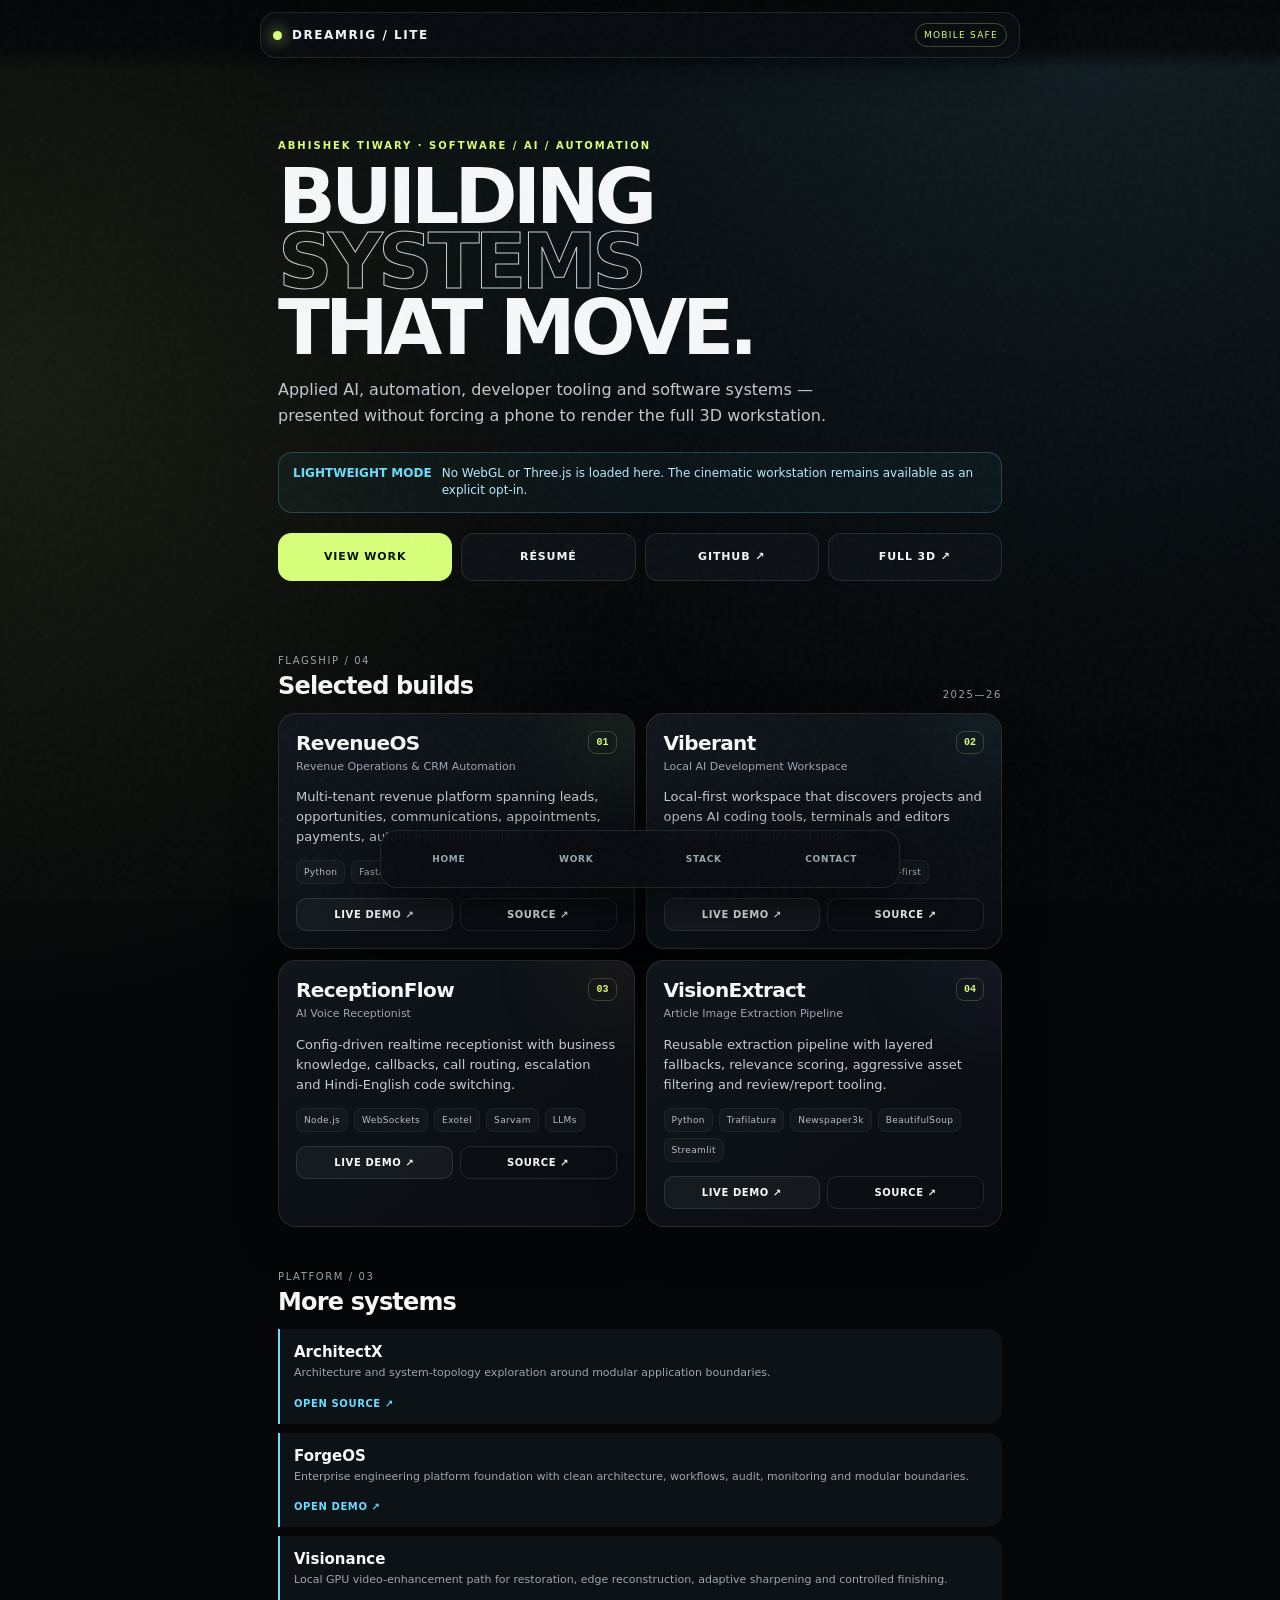
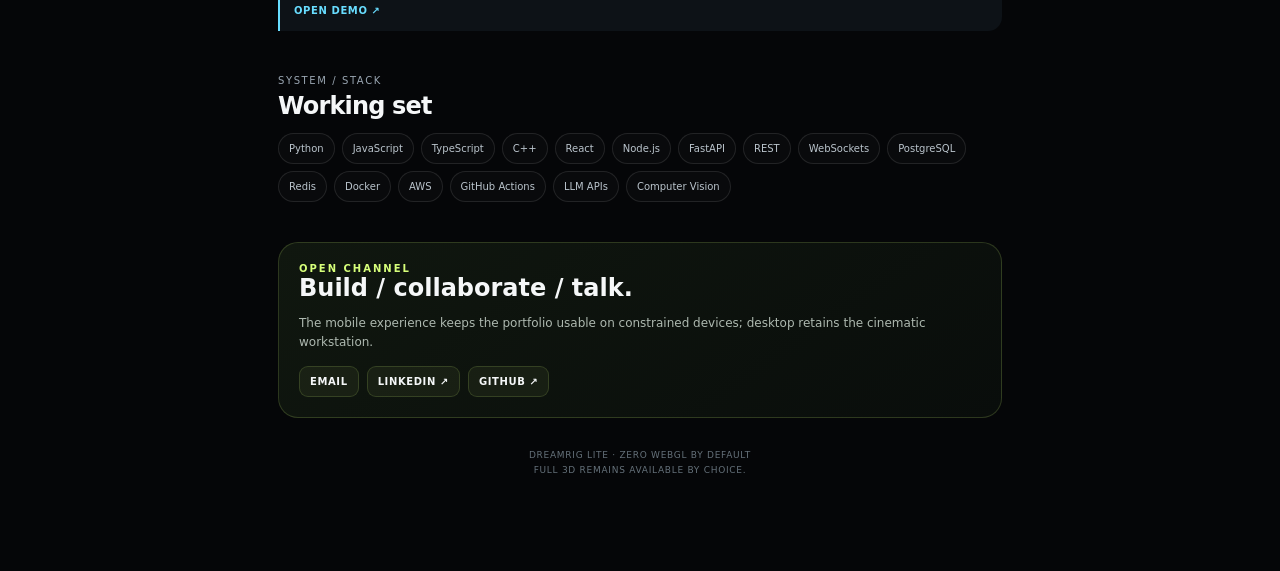
<file: mobile.html>
<!doctype html>
<html lang="en">
<head>
  <meta charset="UTF-8" />
  <meta name="viewport" content="width=device-width, initial-scale=1, viewport-fit=cover" />
  <meta name="theme-color" content="#050608" />
  <meta name="description" content="DREAMRIG Lite — Abhishek Tiwary's fast mobile portfolio for applied AI, automation, developer tooling, and systems engineering." />
  <title>DREAMRIG Lite — Abhishek Tiwary</title>
  <style>
    :root{color-scheme:dark;--bg:#050608;--panel:#0c1014;--panel2:#11171d;--line:rgba(255,255,255,.1);--text:#f5f7f8;--muted:#9aa6b2;--acid:#d7ff7a;--cyan:#68ddff;--pad:max(18px,env(safe-area-inset-left));font-family:Inter,ui-sans-serif,system-ui,-apple-system,BlinkMacSystemFont,"Segoe UI",sans-serif}
    *{box-sizing:border-box}html{background:var(--bg);scroll-behavior:smooth}body{margin:0;min-height:100svh;background:radial-gradient(circle at 84% -6%,rgba(104,221,255,.13),transparent 35%),radial-gradient(circle at 0 18%,rgba(215,255,122,.09),transparent 30%),var(--bg);color:var(--text);overflow-x:hidden}a{color:inherit;text-decoration:none}button,a{-webkit-tap-highlight-color:transparent}.grain{position:fixed;inset:0;pointer-events:none;opacity:.08;background-image:url("data:image/svg+xml,%3Csvg viewBox='0 0 180 180' xmlns='http://www.w3.org/2000/svg'%3E%3Cfilter id='n'%3E%3CfeTurbulence type='fractalNoise' baseFrequency='.9' numOctaves='2' stitchTiles='stitch'/%3E%3C/filter%3E%3Crect width='100%25' height='100%25' filter='url(%23n)' opacity='.35'/%3E%3C/svg%3E");z-index:50}.topbar{position:sticky;top:0;z-index:30;padding:max(12px,env(safe-area-inset-top)) var(--pad) 10px;background:linear-gradient(#050608f5,#050608d8 70%,transparent);backdrop-filter:blur(14px)}.topbar-inner{max-width:760px;margin:auto;display:flex;align-items:center;justify-content:space-between;border:1px solid var(--line);background:#0a0d11d9;border-radius:16px;padding:10px 12px;box-shadow:0 10px 36px #0007}.brand{display:flex;align-items:center;gap:10px;font-size:12px;font-weight:850;letter-spacing:.13em}.brand i{width:9px;height:9px;border-radius:50%;background:var(--acid);box-shadow:0 0 16px var(--acid)}.status{font-size:9px;letter-spacing:.14em;color:var(--acid);border:1px solid #d7ff7a44;border-radius:999px;padding:6px 8px}.wrap{max-width:760px;margin:auto;padding:18px var(--pad) calc(92px + env(safe-area-inset-bottom))}.hero{padding:32px 0 22px}.eyebrow{font-size:10px;letter-spacing:.2em;color:var(--acid);font-weight:800}.hero h1{font-size:clamp(42px,15vw,76px);line-height:.86;letter-spacing:-.065em;margin:13px 0 17px;max-width:650px}.hero h1 em{font-style:normal;color:transparent;-webkit-text-stroke:1px #c9d1d8}.lead{font-size:16px;line-height:1.65;color:#c1c9d0;max-width:600px;margin:0}.mode{display:flex;align-items:flex-start;gap:10px;margin:22px 0 0;padding:12px 14px;border:1px solid #68ddff3b;background:#68ddff0b;border-radius:14px;color:#b9eaff;font-size:12px;line-height:1.45}.mode b{white-space:nowrap;color:var(--cyan)}.actions{display:grid;grid-template-columns:1fr 1fr;gap:9px;margin:20px 0 8px}.btn{min-height:48px;border:1px solid var(--line);border-radius:13px;display:flex;align-items:center;justify-content:center;font-size:11px;font-weight:800;letter-spacing:.08em;background:#0d1116}.btn.primary{background:var(--acid);color:#091006;border-color:var(--acid)}.btn:active{transform:translateY(1px)}.section{margin-top:38px}.section-head{display:flex;align-items:end;justify-content:space-between;gap:18px;margin-bottom:13px}.section-head span{font-size:10px;color:var(--muted);letter-spacing:.16em}.section-head h2{font-size:24px;letter-spacing:-.035em;margin:4px 0 0}.project-grid{display:grid;gap:11px}.project{position:relative;overflow:hidden;border:1px solid var(--line);background:linear-gradient(145deg,#10161c,#090c10);border-radius:18px;padding:17px;box-shadow:0 16px 50px #0003}.project::after{content:"";position:absolute;width:130px;height:130px;border-radius:50%;right:-65px;top:-70px;background:var(--glow,#d7ff7a);filter:blur(52px);opacity:.09}.project-top{display:flex;align-items:flex-start;justify-content:space-between;gap:12px}.project h3{margin:0;font-size:20px;letter-spacing:-.03em}.project .type{margin-top:4px;color:var(--muted);font-size:11px;line-height:1.4}.tagnum{font:700 10px ui-monospace,SFMono-Regular,monospace;color:var(--acid);border:1px solid #d7ff7a33;padding:5px 7px;border-radius:8px}.project p{margin:13px 0;color:#c4cbd2;font-size:13px;line-height:1.55}.stack{display:flex;flex-wrap:wrap;gap:6px}.stack span{font-size:9px;letter-spacing:.04em;color:#b3bec8;padding:6px 7px;border-radius:8px;background:#ffffff07;border:1px solid #ffffff0d}.links{display:grid;grid-template-columns:1fr 1fr;gap:7px;margin-top:14px}.links a{padding:10px;border-radius:10px;border:1px solid var(--line);font-size:10px;text-align:center;font-weight:750;letter-spacing:.06em}.links a:first-child{background:#ffffff0b}.platforms{display:grid;gap:9px}.mini{border-left:2px solid var(--cyan);background:#0d1217;border-radius:0 14px 14px 0;padding:14px 14px 13px}.mini h3{margin:0 0 4px;font-size:15px}.mini p{margin:0 0 10px;font-size:11px;line-height:1.5;color:var(--muted)}.mini a{font-size:10px;color:var(--cyan);font-weight:800;letter-spacing:.06em}.skills{display:flex;flex-wrap:wrap;gap:7px}.skills span{padding:9px 10px;border:1px solid var(--line);border-radius:999px;background:#ffffff05;color:#bac4cc;font-size:10px}.contact{margin-top:40px;border:1px solid #d7ff7a2b;background:linear-gradient(145deg,#10170f,#090d0b);border-radius:20px;padding:20px}.contact h2{margin:0;font-size:24px}.contact p{font-size:12px;line-height:1.6;color:#aeb9b0}.contact-links{display:flex;flex-wrap:wrap;gap:8px;margin-top:14px}.contact-links a{font-size:10px;font-weight:800;letter-spacing:.06em;padding:9px 10px;border-radius:9px;background:#d7ff7a0e;border:1px solid #d7ff7a26}.dock{position:fixed;z-index:25;left:50%;bottom:max(12px,env(safe-area-inset-bottom));transform:translateX(-50%);width:min(calc(100% - 26px),520px);display:grid;grid-template-columns:repeat(4,1fr);gap:4px;padding:6px;border:1px solid var(--line);border-radius:17px;background:#090c10e8;backdrop-filter:blur(18px);box-shadow:0 14px 50px #000b}.dock a{display:flex;min-height:44px;align-items:center;justify-content:center;border-radius:11px;font-size:9px;font-weight:850;letter-spacing:.08em;color:#9ba7b2}.dock a:active{background:#ffffff0a;color:var(--text)}.footer{margin:30px 0 0;text-align:center;color:#65717a;font-size:9px;letter-spacing:.08em;line-height:1.7}@media(min-width:620px){.project-grid{grid-template-columns:1fr 1fr}.hero{padding-top:54px}.actions{grid-template-columns:repeat(4,1fr)}}@media(prefers-reduced-motion:no-preference){.project{animation:rise .45s both;animation-delay:calc(var(--i,0)*55ms)}@keyframes rise{from{opacity:0;transform:translateY(10px)}to{opacity:1;transform:none}}}
  </style>
</head>
<body>
  <div class="grain" aria-hidden="true"></div>
  <header class="topbar"><div class="topbar-inner"><a class="brand" href="#top"><i></i>DREAMRIG / LITE</a><span class="status">MOBILE SAFE</span></div></header>
  <main id="top" class="wrap">
    <section class="hero">
      <div class="eyebrow">ABHISHEK TIWARY · SOFTWARE / AI / AUTOMATION</div>
      <h1>BUILDING<br><em>SYSTEMS</em><br>THAT MOVE.</h1>
      <p class="lead">Applied AI, automation, developer tooling and software systems — presented without forcing a phone to render the full 3D workstation.</p>
      <div class="mode"><b>LIGHTWEIGHT MODE</b><span>No WebGL or Three.js is loaded here. The cinematic workstation remains available as an explicit opt-in.</span></div>
      <div class="actions">
        <a class="btn primary" href="#work">VIEW WORK</a>
        <a class="btn" href="/reference/abhishek-resume.pdf" target="_blank" rel="noreferrer">RÉSUMÉ</a>
        <a class="btn" href="https://github.com/CyborPunk-2077" target="_blank" rel="noreferrer">GITHUB ↗</a>
        <a class="btn" href="/?full=1">FULL 3D ↗</a>
      </div>
    </section>

    <section id="work" class="section">
      <div class="section-head"><div><span>FLAGSHIP / 04</span><h2>Selected builds</h2></div><span>2025—26</span></div>
      <div class="project-grid">
        <article class="project" style="--i:1;--glow:#d7ff7a"><div class="project-top"><div><h3>RevenueOS</h3><div class="type">Revenue Operations & CRM Automation</div></div><span class="tagnum">01</span></div><p>Multi-tenant revenue platform spanning leads, opportunities, communications, appointments, payments, automation and analytics.</p><div class="stack"><span>Python</span><span>FastAPI</span><span>PostgreSQL</span><span>Redis</span><span>Next.js</span></div><div class="links"><a href="https://abhishek-project-demos1.vercel.app/revenueos.html" target="_blank" rel="noreferrer">LIVE DEMO ↗</a><a href="https://github.com/CyborPunk-2077/AI-RevenueOS" target="_blank" rel="noreferrer">SOURCE ↗</a></div></article>
        <article class="project" style="--i:2;--glow:#68ddff"><div class="project-top"><div><h3>Viberant</h3><div class="type">Local AI Development Workspace</div></div><span class="tagnum">02</span></div><p>Local-first workspace that discovers projects and opens AI coding tools, terminals and editors scoped to the selected folder.</p><div class="stack"><span>JavaScript</span><span>Node.js</span><span>Git/GitHub</span><span>Local-first</span></div><div class="links"><a href="https://abhishek-project-demos1.vercel.app/viberant.html" target="_blank" rel="noreferrer">LIVE DEMO ↗</a><a href="https://github.com/CyborPunk-2077/Viberant" target="_blank" rel="noreferrer">SOURCE ↗</a></div></article>
        <article class="project" style="--i:3;--glow:#ff9f67"><div class="project-top"><div><h3>ReceptionFlow</h3><div class="type">AI Voice Receptionist</div></div><span class="tagnum">03</span></div><p>Config-driven realtime receptionist with business knowledge, callbacks, call routing, escalation and Hindi-English code switching.</p><div class="stack"><span>Node.js</span><span>WebSockets</span><span>Exotel</span><span>Sarvam</span><span>LLMs</span></div><div class="links"><a href="https://abhishek-project-demos1.vercel.app/receptionflow.html" target="_blank" rel="noreferrer">LIVE DEMO ↗</a><a href="https://github.com/CyborPunk-2077/AI-VOICE-RECEPTIONIST" target="_blank" rel="noreferrer">SOURCE ↗</a></div></article>
        <article class="project" style="--i:4;--glow:#b68cff"><div class="project-top"><div><h3>VisionExtract</h3><div class="type">Article Image Extraction Pipeline</div></div><span class="tagnum">04</span></div><p>Reusable extraction pipeline with layered fallbacks, relevance scoring, aggressive asset filtering and review/report tooling.</p><div class="stack"><span>Python</span><span>Trafilatura</span><span>Newspaper3k</span><span>BeautifulSoup</span><span>Streamlit</span></div><div class="links"><a href="https://abhishek-project-demos1.vercel.app/visionextract.html" target="_blank" rel="noreferrer">LIVE DEMO ↗</a><a href="https://github.com/CyborPunk-2077/VisionExtract" target="_blank" rel="noreferrer">SOURCE ↗</a></div></article>
      </div>
    </section>

    <section class="section"><div class="section-head"><div><span>PLATFORM / 03</span><h2>More systems</h2></div></div><div class="platforms">
      <article class="mini"><h3>ArchitectX</h3><p>Architecture and system-topology exploration around modular application boundaries.</p><a href="https://github.com/CyborPunk-2077/ArchitectX" target="_blank" rel="noreferrer">OPEN SOURCE ↗</a></article>
      <article class="mini"><h3>ForgeOS</h3><p>Enterprise engineering platform foundation with clean architecture, workflows, audit, monitoring and modular boundaries.</p><a href="https://abhishek-project-demos1.vercel.app/forgeos.html" target="_blank" rel="noreferrer">OPEN DEMO ↗</a></article>
      <article class="mini"><h3>Visionance</h3><p>Local GPU video-enhancement path for restoration, edge reconstruction, adaptive sharpening and controlled finishing.</p><a href="https://abhishek-project-demos1.vercel.app/visionance.html" target="_blank" rel="noreferrer">OPEN DEMO ↗</a></article>
    </div></section>

    <section id="stack" class="section"><div class="section-head"><div><span>SYSTEM / STACK</span><h2>Working set</h2></div></div><div class="skills"><span>Python</span><span>JavaScript</span><span>TypeScript</span><span>C++</span><span>React</span><span>Node.js</span><span>FastAPI</span><span>REST</span><span>WebSockets</span><span>PostgreSQL</span><span>Redis</span><span>Docker</span><span>AWS</span><span>GitHub Actions</span><span>LLM APIs</span><span>Computer Vision</span></div></section>

    <section id="contact" class="contact"><div class="eyebrow">OPEN CHANNEL</div><h2>Build / collaborate / talk.</h2><p>The mobile experience keeps the portfolio usable on constrained devices; desktop retains the cinematic workstation.</p><div class="contact-links"><a href="mailto:abhishektiwary2077@gmail.com">EMAIL</a><a href="https://www.linkedin.com/in/abhishek-t-b32078114" target="_blank" rel="noreferrer">LINKEDIN ↗</a><a href="https://github.com/CyborPunk-2077" target="_blank" rel="noreferrer">GITHUB ↗</a></div></section>
    <div class="footer">DREAMRIG LITE · ZERO WEBGL BY DEFAULT<br>FULL 3D REMAINS AVAILABLE BY CHOICE.</div>
  </main>
  <nav class="dock" aria-label="Mobile navigation"><a href="#top">HOME</a><a href="#work">WORK</a><a href="#stack">STACK</a><a href="#contact">CONTACT</a></nav>
</body>
</html>
</file>
